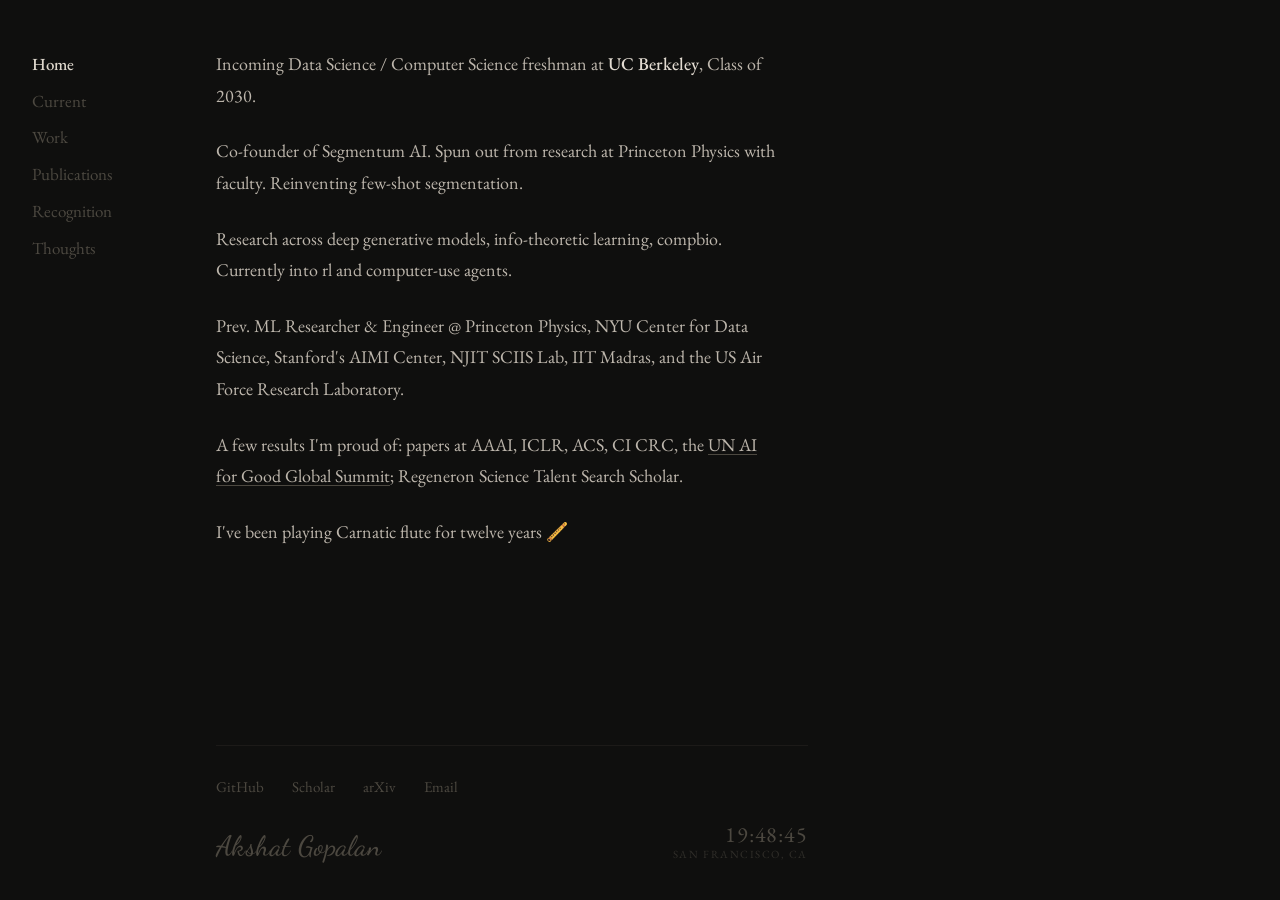
<file: PeronalPortfolio/index.html>
<!DOCTYPE html>
<html lang="en">
<head>
  <meta charset="UTF-8" />
  <meta name="viewport" content="width=device-width, initial-scale=1.0" />
  <title>Akshat Santhana Gopalan</title>
  <link rel="preconnect" href="https://fonts.googleapis.com" />
  <link rel="preconnect" href="https://fonts.gstatic.com" crossorigin />
  <link href="https://fonts.googleapis.com/css2?family=EB+Garamond:ital,wght@0,400;0,500;1,400&family=Dancing+Script:wght@500&display=swap" rel="stylesheet" />
  <link rel="stylesheet" href="styles.css" />
</head>
<body>

  <aside class="sidebar">
    <nav>
      <ul>
        <li><a href="#" data-page="home" class="nav-link active">Home</a></li>
        <li><a href="#" data-page="current" class="nav-link">Current</a></li>
        <li><a href="#" data-page="work" class="nav-link">Work</a></li>
        <li><a href="#" data-page="publications" class="nav-link">Publications</a></li>
        <li><a href="#" data-page="recognition" class="nav-link">Recognition</a></li>
        <li><a href="#" data-page="thoughts" class="nav-link">Thoughts</a></li>
      </ul>
    </nav>
  </aside>

  <div class="right">

    <div class="pages">

      <!-- HOME -->
      <div id="page-home" class="page active">
        <div class="prose">
          <p>
            Incoming Data Science / Computer Science freshman at <strong>UC Berkeley</strong>, Class of 2030.
          </p>
          <p>Co-founder of Segmentum AI. Spun out from research at Princeton Physics with faculty. Reinventing few-shot segmentation.</p>
          <p>
            Research across deep generative models, info-theoretic learning, compbio. Currently into rl and computer-use agents. </p>
            Prev. ML Researcher &amp; Engineer @ Princeton Physics, NYU Center for Data Science,
            Stanford's AIMI Center, NJIT SCIIS Lab, IIT Madras, and the US Air Force Research Laboratory.
          </p>
          <p>
            A few results I'm proud of: papers at AAAI, ICLR, ACS, CI CRC</a>,
            the <a href="https://www.itu.int/hub/publication/t-ai4g-ai4good-2025-1/" target="_blank" rel="noopener">UN AI for Good Global Summit</a>;
            Regeneron Science Talent Search Scholar.
          </p>
          <p>
            I've been playing Carnatic flute for twelve years 🪈
          </p>
        </div>
      </div>

      <!-- CURRENT -->
      <div id="page-current" class="page">
        <div class="prose">
          <p class="page-label">As of June 2026</p>

          <p>
            <strong>Princeton Dept. of Physics</strong> — ML Researcher &amp; Engineer developing physics-informed
            tumor segmentation models and few-shot pipelines under Dr. Jason Puchalla. Research led to an IP filing
            and the commercial launch of Segmentum.
          </p>
          <p>
            <strong>NYU Center for Data Science</strong> — engineering normalizing flow systems for synthetic dataset
            generation and error decomposition with Prof. Ravid Shwartz-Ziv.
            arXiv <a href="https://arxiv.org/abs/2602.00315" target="_blank" rel="noopener">preprint</a> out.
          </p>
          <p>
            <strong>NJIT SCIIS Lab</strong> — RL Engineer Intern developing reinforcement-learning based
            crack-segmentation models and RL environments for robotic navigation.
          </p>
          <p>
            <strong>Air Force Research Laboratory</strong> — ML &amp; Wireless Engineer designing ML-driven
            optimization for Line-of-Sight MIMO hardware, integrating signal modeling and simulation into a
            functional hardware deployment pipeline.
          </p>
          <p>
            Starting at Berkeley in August.
          </p>
        </div>
      </div>

      <!-- WORK -->
      <div id="page-work" class="page">
        <div class="prose">
          <div class="entry">
            <div class="entry-head">
              <span class="entry-place">Princeton Dept. of Physics</span>
              <span class="entry-date">Jun 2025 – Jul 2026</span>
            </div>
            <p class="entry-role">ML Researcher &amp; Engineer</p>
            <p class="entry-sub">Dr. Jason Puchalla · Physics-informed tumor segmentation &amp; few-shot pipelines · led to IP filing &amp; Segmentum launch</p>
          </div>

          <div class="entry">
            <div class="entry-head">
              <span class="entry-place">NYU Center for Data Science</span>
              <span class="entry-date">Jul 2025 – Dec 2026</span>
            </div>
            <p class="entry-role">ML Researcher</p>
            <p class="entry-sub">Prof. Ravid Shwartz-Ziv · Normalizing flow systems for synthetic dataset generation &amp; GPU-intensive infra for scaling laws</p>
          </div>

          <div class="entry">
            <div class="entry-head">
              <span class="entry-place">Stanford AIMI</span>
              <span class="entry-date">Jun 2025 – Jul 2025</span>
            </div>
            <p class="entry-role">Deep Learning Research Intern</p>
            <p class="entry-sub">Artificial Intelligence in Medicine &amp; Imaging (AIMI) · High-performance medical image segmentation with advanced CNNs, optimized for data efficiency &amp; clinical deployment</p>
          </div>

          <div class="entry">
            <div class="entry-head">
              <span class="entry-place">NJIT SCIIS Lab</span>
              <span class="entry-date">Dec 2024 – Dec 2025</span>
            </div>
            <p class="entry-role">RL Engineer Intern</p>
            <p class="entry-sub">Prof. Xi Hu &amp; Prof. Rayan Assaad · RL-based crack-segmentation models &amp; RL environments for robotic navigation</p>
          </div>

          <div class="entry">
            <div class="entry-head">
              <span class="entry-place">Air Force Research Laboratory</span>
              <span class="entry-date">Aug 2024 – Oct 2025</span>
            </div>
            <p class="entry-role">ML &amp; Wireless Engineer</p>
            <p class="entry-sub">National SDR Challenge · ML-driven optimization for LoS MIMO hardware · Signal Seekers Team Captain · $17k USRP grant (×2)</p>
          </div>

          <div class="entry">
            <div class="entry-head">
              <span class="entry-place">IIT Madras / Cancer Institute of India</span>
              <span class="entry-date">May 2024 – Sep 2024</span>
            </div>
            <p class="entry-role">Bioinformatics Intern</p>
            <p class="entry-sub">Dept. of Biotechnology &amp; Cancer Institute Chennai · Deep-generative antibody design · SOTA results on multiple ovarian cancer antigens</p>
          </div>

          <div class="entry">
            <div class="entry-head">
              <span class="entry-place">Robert Bosch Center for DS and AI</span>
              <span class="entry-date">May – Sep 2023</span>
            </div>
            <p class="entry-role">ML Intern</p>
            <p class="entry-sub">Robert Bosch Center for Data Science &amp; AI · 35 deep learning models for predicting yeast-growth patterns</p>
          </div>
        </div>
      </div>

      <!-- PUBLICATIONS -->
      <div id="page-publications" class="page">
        <div class="prose">

          <div class="pub">
            <p class="pub-title">What Lies Beneath the Curve? Scaling Laws in the Presence of Exact Posteriors</p>
            <p class="pub-meta">ICLR DGM · 2026 &ensp;<a href="https://arxiv.org/abs/2602.00315" target="_blank" rel="noopener">↗</a></p>
          </div>

          <div class="pub">
            <p class="pub-title">Generative Flow Networks for Lead Optimization in Drug Design</p>
            <p class="pub-meta">AAAI · 2025 &ensp;<a href="https://ojs.aaai.org/index.php/AAAI/article/view/35297" target="_blank" rel="noopener">↗</a></p>
          </div>

          <div class="pub">
            <p class="pub-title">EquiDermAI: An Inclusive Framework for Skin Disease Diagnosis</p>
            <p class="pub-meta">ITU AI for Good Impact Report · 2025 &ensp;<a href="https://www.itu.int/hub/publication/t-ai4g-ai4good-2025-1/" target="_blank" rel="noopener">↗</a></p>
          </div>

          <div class="pub">
            <p class="pub-title">Deep generative flow network driven multi-objective molecular design for accelerating drug discovery</p>
            <p class="pub-meta">American Chemical Society (ACS) · 2025 &ensp;<a href="https://acs.digitellinc.com/b/sp/akshat-santhana-gopalan-431077" target="_blank" rel="noopener">↗</a></p>
          </div>

          <div class="pub">
            <p class="pub-title">Deep Generative De Novo Design of High-Affinity Antibodies for Therapeutic Targeting of Disease-Associated Antigens</p>
            <p class="pub-meta">MIT &amp; IEEE Undergraduate Research Technology Conference · 2025 &ensp;<span class="pub-status">in publication</span></p>
          </div>

          <div class="pub">
            <p class="pub-title">A Framework of RGB-Thermal Sensor Fusion with Zero-shot and Prompt-aware Deep Learning for Enhanced and Real-time Thermal Anomaly Detection in Buildings</p>
            <p class="pub-meta">ACSE Construction Research Congress · 2026 &ensp;<span class="pub-status">forthcoming</span></p>
          </div>

          <div class="pub">
            <p class="pub-title">ScriptGAN: A Therapeutic Tool for Preserving and Replicating Handwriting Using Generative Adversarial Networks in Neurodegenerative and Learning Disorders</p>
            <p class="pub-meta">MIT &amp; IEEE Undergraduate Research Technology Conference · 2024 &ensp;<span class="pub-status">poster</span></p>
          </div>

        </div>
      </div>

      <!-- RECOGNITION -->
      <div id="page-recognition" class="page">
        <div class="prose">

          <div class="award">
            <span class="award-year">2026</span>
            <div>
              <p class="award-name">Regeneron Science Talent Search — Scholar</p>
              <p class="award-sub">Top 300 nationally. $2,000 scholar award. Nation's most prestigious high school science competition. <a href="https://sspcdn.blob.core.windows.net/files/Documents/SEP/STS/2026/Program-Books/Scholar.pdf" target="_blank" rel="noopener">↗</a></p>
            </div>
          </div>

          <div class="award">
            <span class="award-year">2026</span>
            <div>
              <p class="award-name">American Association for Cancer Research Special Award</p>
              <p class="award-sub">Awarded for my research on automated generative antibody discovery.</p>
            </div>
          </div>

          <div class="award">
            <span class="award-year">2026</span>
            <div>
              <p class="award-name">International Neural Network Society — Inducted Member</p>
              <p class="award-sub">First high school student ever inducted, and its youngest member.</p>
            </div>
          </div>

          <div class="award">
            <span class="award-year">2024–25</span>
            <div>
              <p class="award-name">AFRL National SDR Challenge - First HS Student Funded</p>
              <p class="award-sub">First and only high school student selected by the Air Force Research Laboratory. Led Stevens "Signal Seekers." $17,000 USRP hardware grant (×2). Selected both years.</p>
            </div>
          </div>

          <div class="award">
            <span class="award-year">2025</span>
            <div>
              <p class="award-name">Mercer Science &amp; Engineering Fair @ Princeton — 2nd Place</p>
              <p class="award-sub">Antibody design research presented at Princeton's CS Department.</p>
            </div>
          </div>

          <div class="award">
            <span class="award-year">2024</span>
            <div>
              <p class="award-name">NASA Human Exploration Rover Challenge — Top 10 International Finalist</p>
              <p class="award-sub">Team Hercules represented New Jersey at the US Space &amp; Rocket Center, Huntsville, AL. <a href="https://www.tapinto.net/towns/new-brunswick/milestones/john-p-stevens-high-school-s-team-hercules-places-top-10-at-2024-nasa-rover-challenge-4" target="_blank" rel="noopener">↗</a></p>
            </div>
          </div>

          <div class="award">
            <span class="award-year">2024</span>
            <div>
              <p class="award-name">World AI Competition for Youth (WAICY) — International Finalist</p>
              <p class="award-sub">LifeLineAI: smartwatch for real-time heart attack prediction via myocardial EKG analysis.</p>
            </div>
          </div>

          <div class="award">
            <span class="award-year">2024</span>
            <div>
              <p class="award-name">NASA App Development Challenge — National Finalist</p>
              <p class="award-sub">App visualizing the Artemis II mission's real-time flight path and Earth communication links.</p>
            </div>
          </div>

          <div class="award">
            <span class="award-year">2023</span>
            <div>
              <p class="award-name">Congressional App Challenge Award</p>
              <p class="award-sub">BeyondWords AI: reading companion for individuals with dyslexia. Recognized by Congressman Frank Pallone Jr. <a href="https://pallone.house.gov/media/press-releases/pallone-recognizes-outstanding-high-school-students-spring-awards-ceremony-1" target="_blank" rel="noopener">↗</a></p>
            </div>
          </div>

        </div>
      </div>

      <!-- THOUGHTS -->
      <div id="page-thoughts" class="page">
        <div class="prose">
          <p class="page-label">Fragments</p>
          <p>
            The most interesting problems don't announce themselves as such.
          </p>
          <p>
            Research taught me that being wrong quickly is a feature, not a bug.
          </p>
          <p>
            More here eventually.
          </p>
        </div>
      </div>

    </div><!-- .pages -->

    <footer>
      <div class="social-links">
        <a href="https://github.com/AkshatSG" target="_blank" rel="noopener">GitHub</a>
        <a href="https://scholar.google.com/citations?user=a9Gvs_wAAAAJ&hl=en" target="_blank" rel="noopener">Scholar</a>
        <a href="https://arxiv.org/abs/2602.00315" target="_blank" rel="noopener">arXiv</a>
        <a href="mailto:asgchess12@gmail.com">Email</a>
      </div>
      <div class="footer-bottom">
        <span class="signature">Akshat Gopalan</span>
        <span class="clock" id="clock"></span>
      </div>
    </footer>

  </div><!-- .right -->

  <script src="script.js"></script>
</body>
</html>
</file>
<file: PeronalPortfolio/styles.css>
/* === Reset === */
*, *::before, *::after {
  box-sizing: border-box;
  margin: 0;
  padding: 0;
}

html { scroll-behavior: smooth; }

/* === Variables === */
:root {
  --bg:      #0f0f0e;
  --text:    #bdb6ac;
  --bright:  #e2dbd1;
  --muted:   #4c4840;
  --dim:     #222018;
  --border:  #1c1a18;
  --active:  #ddd6cb;
}

/* === Base === */
body {
  background: var(--bg);
  color: var(--text);
  font-family: 'EB Garamond', Georgia, 'Times New Roman', serif;
  font-size: 18px;
  line-height: 1.75;
  -webkit-font-smoothing: antialiased;
  display: flex;
  min-height: 100vh;
}

/* === Sidebar === */
.sidebar {
  width: 176px;
  flex-shrink: 0;
  position: sticky;
  top: 0;
  height: 100vh;
  padding: 3rem 2rem;
  display: flex;
  flex-direction: column;
}

.sidebar nav ul {
  list-style: none;
  display: flex;
  flex-direction: column;
  gap: 0.25rem;
}

.nav-link {
  display: block;
  font-size: 17px;
  color: var(--muted);
  text-decoration: none;
  padding: 0.1rem 0;
  transition: color 0.18s ease;
  cursor: pointer;
}

.nav-link:hover {
  color: var(--text);
}

.nav-link.active {
  color: var(--active);
  font-weight: 500;
}

/* === Right Column === */
.right {
  flex: 1;
  display: flex;
  flex-direction: column;
  min-height: 100vh;
  padding: 3rem 3rem 2.5rem 2.5rem;
  max-width: 680px;
}

/* === Pages === */
.pages {
  flex: 1;
}

.page {
  display: none;
  opacity: 0;
  transition: opacity 0.28s ease;
}

.page.active {
  display: block;
}

.page.visible {
  opacity: 1;
}

/* === Prose (shared text styles) === */
.prose {
  max-width: 560px;
}

.prose p {
  margin-bottom: 1.35em;
}

.prose p:last-child {
  margin-bottom: 0;
}

.prose strong {
  color: var(--bright);
  font-weight: 500;
}

.prose a {
  color: inherit;
  text-decoration: underline;
  text-decoration-color: var(--muted);
  text-underline-offset: 3px;
  transition: text-decoration-color 0.15s ease, color 0.15s ease;
}

.prose a:hover {
  color: var(--bright);
  text-decoration-color: var(--text);
}

.page-label {
  font-size: 13px;
  text-transform: uppercase;
  letter-spacing: 0.12em;
  color: var(--muted);
  margin-bottom: 1.75em !important;
  font-family: 'EB Garamond', Georgia, serif;
}

/* === Work Entries === */
.entry {
  margin-bottom: 1.75rem;
  padding-bottom: 1.75rem;
  border-bottom: 1px solid var(--border);
}

.entry:last-child {
  border-bottom: none;
  margin-bottom: 0;
  padding-bottom: 0;
}

.entry-head {
  display: flex;
  justify-content: space-between;
  align-items: baseline;
  gap: 1rem;
  flex-wrap: wrap;
  margin-bottom: 0.15rem;
}

.entry-place {
  color: var(--bright);
  font-weight: 500;
  font-size: 17px;
}

.entry-date {
  font-size: 14px;
  color: var(--muted);
  white-space: nowrap;
  font-style: italic;
}

.entry-role {
  color: var(--text);
  margin-bottom: 0.1rem;
  font-size: 16.5px;
}

.entry-sub {
  color: var(--muted);
  font-size: 15px;
  line-height: 1.5;
}

/* === Publications === */
.pub {
  margin-bottom: 1.6rem;
  padding-bottom: 1.6rem;
  border-bottom: 1px solid var(--border);
}

.pub:last-child {
  border-bottom: none;
  margin-bottom: 0;
  padding-bottom: 0;
}

.pub-title {
  color: var(--text);
  font-size: 17px;
  line-height: 1.55;
  margin-bottom: 0.3rem;
}

.pub-meta {
  font-size: 14px;
  color: var(--muted);
  font-style: italic;
  margin: 0;
}

.pub-meta a {
  color: var(--muted);
  text-decoration: none;
  font-style: normal;
  transition: color 0.15s;
}

.pub-meta a:hover {
  color: var(--bright);
}

.pub-status {
  font-style: normal;
  color: var(--dim);
  font-size: 13px;
  text-transform: uppercase;
  letter-spacing: 0.06em;
}

/* === Awards === */
.award {
  display: flex;
  gap: 1.75rem;
  margin-bottom: 1.6rem;
  padding-bottom: 1.6rem;
  border-bottom: 1px solid var(--border);
  align-items: flex-start;
}

.award:last-child {
  border-bottom: none;
  margin-bottom: 0;
  padding-bottom: 0;
}

.award-year {
  font-size: 13.5px;
  color: var(--muted);
  min-width: 52px;
  padding-top: 3px;
  font-style: italic;
  white-space: nowrap;
  flex-shrink: 0;
}

.award-name {
  color: var(--bright);
  font-size: 17px;
  font-weight: 500;
  margin-bottom: 0.25rem;
  line-height: 1.4;
}

.award-sub {
  color: var(--muted);
  font-size: 15px;
  line-height: 1.6;
  margin: 0;
}

.award-sub a {
  color: var(--muted);
  text-decoration: none;
  transition: color 0.15s;
}
.award-sub a:hover { color: var(--bright); }

/* === Footer === */
footer {
  margin-top: 3.5rem;
  padding-top: 1.75rem;
  border-top: 1px solid var(--border);
}

.social-links {
  display: flex;
  gap: 1.75rem;
  flex-wrap: wrap;
  margin-bottom: 1.5rem;
}

.social-links a {
  font-size: 15px;
  color: var(--muted);
  text-decoration: none;
  transition: color 0.15s ease;
}

.social-links a:hover {
  color: var(--text);
}

.footer-bottom {
  display: flex;
  justify-content: space-between;
  align-items: flex-end;
}

.signature {
  font-family: 'Dancing Script', cursive;
  font-size: 28px;
  color: var(--muted);
  line-height: 1;
  font-weight: 500;
  letter-spacing: 0.01em;
}

.clock {
  font-family: 'EB Garamond', Georgia, serif;
  font-size: 22px;
  color: var(--muted);
  font-variant-numeric: tabular-nums;
  letter-spacing: 0.04em;
  line-height: 1;
  text-align: right;
}

.clock-tz {
  display: block;
  font-size: 11px;
  text-transform: uppercase;
  letter-spacing: 0.14em;
  color: var(--muted);
  opacity: 0.55;
  margin-top: 3px;
  text-align: right;
}

/* === Responsive === */
@media (max-width: 640px) {
  body {
    flex-direction: column;
  }

  .sidebar {
    position: static;
    height: auto;
    width: 100%;
    padding: 1.75rem 1.5rem 0.75rem;
  }

  .sidebar nav ul {
    flex-direction: row;
    flex-wrap: wrap;
    gap: 0.5rem 1.25rem;
  }

  .right {
    padding: 1.5rem;
    max-width: 100%;
  }

  .award {
    flex-direction: column;
    gap: 0.4rem;
  }

  .award-year { padding-top: 0; }
}
</file>
